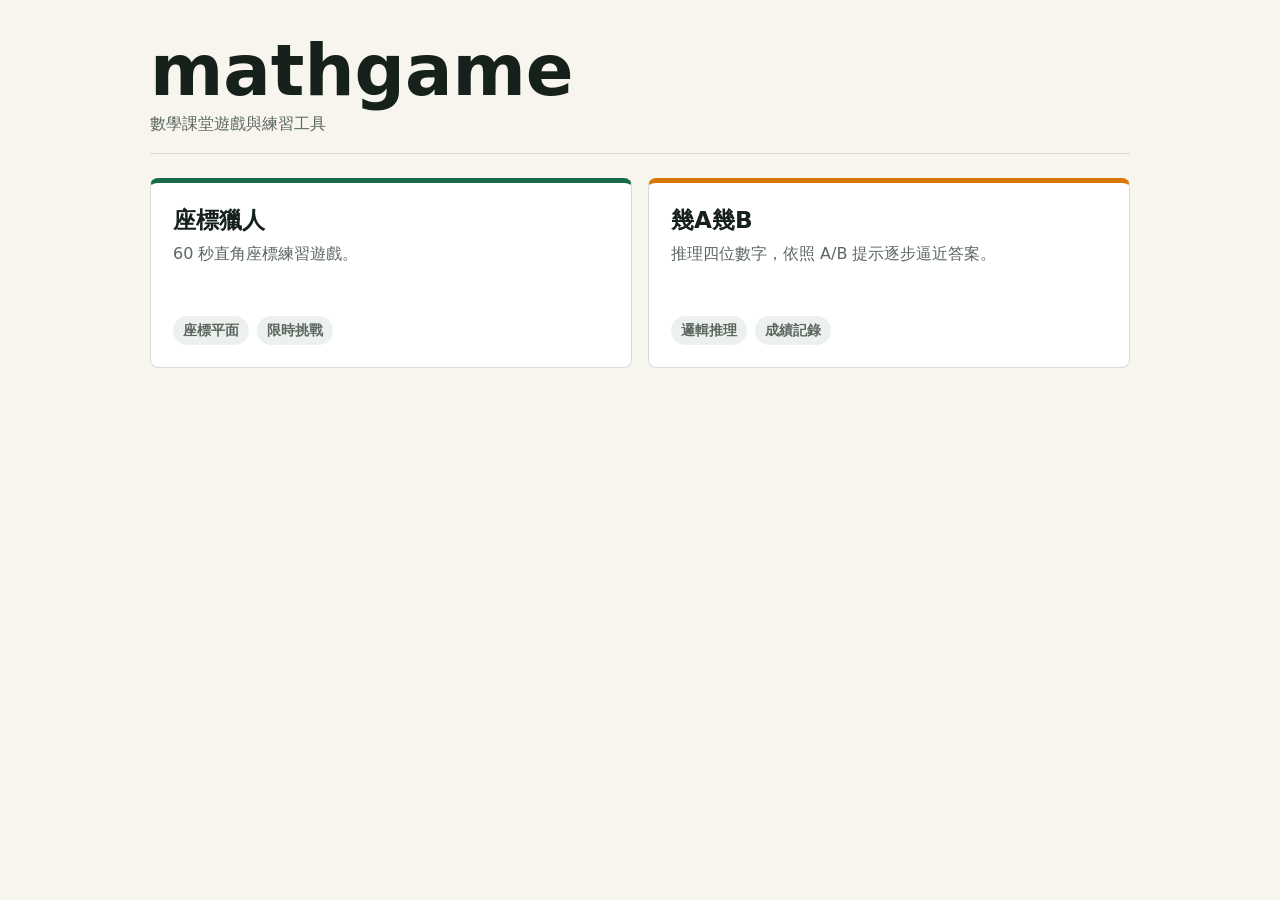
<file: index.html>
<!doctype html>
<html lang="zh-Hant">
  <head>
    <meta charset="utf-8">
    <meta name="viewport" content="width=device-width, initial-scale=1">
    <title>mathgame</title>
    <style>
      :root {
        color-scheme: light;
        --ink: #17211c;
        --muted: #5b6760;
        --line: #d7ddd8;
        --paper: #f7f5ed;
        --surface: #ffffff;
        --green: #196a48;
        --amber: #d97706;
        --blue: #2563eb;
      }

      * {
        box-sizing: border-box;
      }

      body {
        margin: 0;
        min-height: 100vh;
        font-family: "Microsoft JhengHei", "Noto Sans TC", system-ui, sans-serif;
        background: var(--paper);
        color: var(--ink);
      }

      main {
        width: min(980px, calc(100vw - 32px));
        margin: 0 auto;
        padding: 36px 0;
      }

      header {
        display: flex;
        justify-content: space-between;
        gap: 20px;
        align-items: end;
        padding-bottom: 18px;
        border-bottom: 1px solid var(--line);
      }

      h1 {
        margin: 0;
        font-size: clamp(2.1rem, 6vw, 4.4rem);
        line-height: 1;
      }

      p {
        margin: 8px 0 0;
        color: var(--muted);
      }

      .tool-grid {
        display: grid;
        grid-template-columns: repeat(2, minmax(0, 1fr));
        gap: 16px;
        margin-top: 24px;
      }

      .tool-card {
        min-height: 190px;
        display: grid;
        align-content: space-between;
        gap: 24px;
        padding: 22px;
        border: 1px solid var(--line);
        border-radius: 8px;
        background: var(--surface);
        text-decoration: none;
        color: inherit;
      }

      .tool-card:hover,
      .tool-card:focus-visible {
        border-color: var(--blue);
        outline: 0;
      }

      .tool-card h2 {
        margin: 0 0 8px;
        font-size: 1.45rem;
      }

      .tag-row {
        display: flex;
        flex-wrap: wrap;
        gap: 8px;
      }

      .tag-row span {
        border-radius: 999px;
        padding: 5px 10px;
        background: #edf1ee;
        color: var(--muted);
        font-size: 0.88rem;
        font-weight: 700;
      }

      .accent-green {
        border-top: 5px solid var(--green);
      }

      .accent-amber {
        border-top: 5px solid var(--amber);
      }

      @media (max-width: 680px) {
        header,
        .tool-grid {
          grid-template-columns: 1fr;
        }

        header {
          display: grid;
          align-items: start;
        }
      }
    </style>
  </head>
  <body>
    <main>
      <header>
        <div>
          <h1>mathgame</h1>
          <p>數學課堂遊戲與練習工具</p>
        </div>
      </header>

      <section class="tool-grid" aria-label="工具清單">
        <a class="tool-card accent-green" href="tools/coordinate-hunter/index.html">
          <div>
            <h2>座標獵人</h2>
            <p>60 秒直角座標練習遊戲。</p>
          </div>
          <div class="tag-row">
            <span>座標平面</span>
            <span>限時挑戰</span>
          </div>
        </a>

        <a class="tool-card accent-amber" href="tools/bulls-and-cows/index.html">
          <div>
            <h2>幾A幾B</h2>
            <p>推理四位數字，依照 A/B 提示逐步逼近答案。</p>
          </div>
          <div class="tag-row">
            <span>邏輯推理</span>
            <span>成績記錄</span>
          </div>
        </a>
      </section>
    </main>
  </body>
</html>
</file>
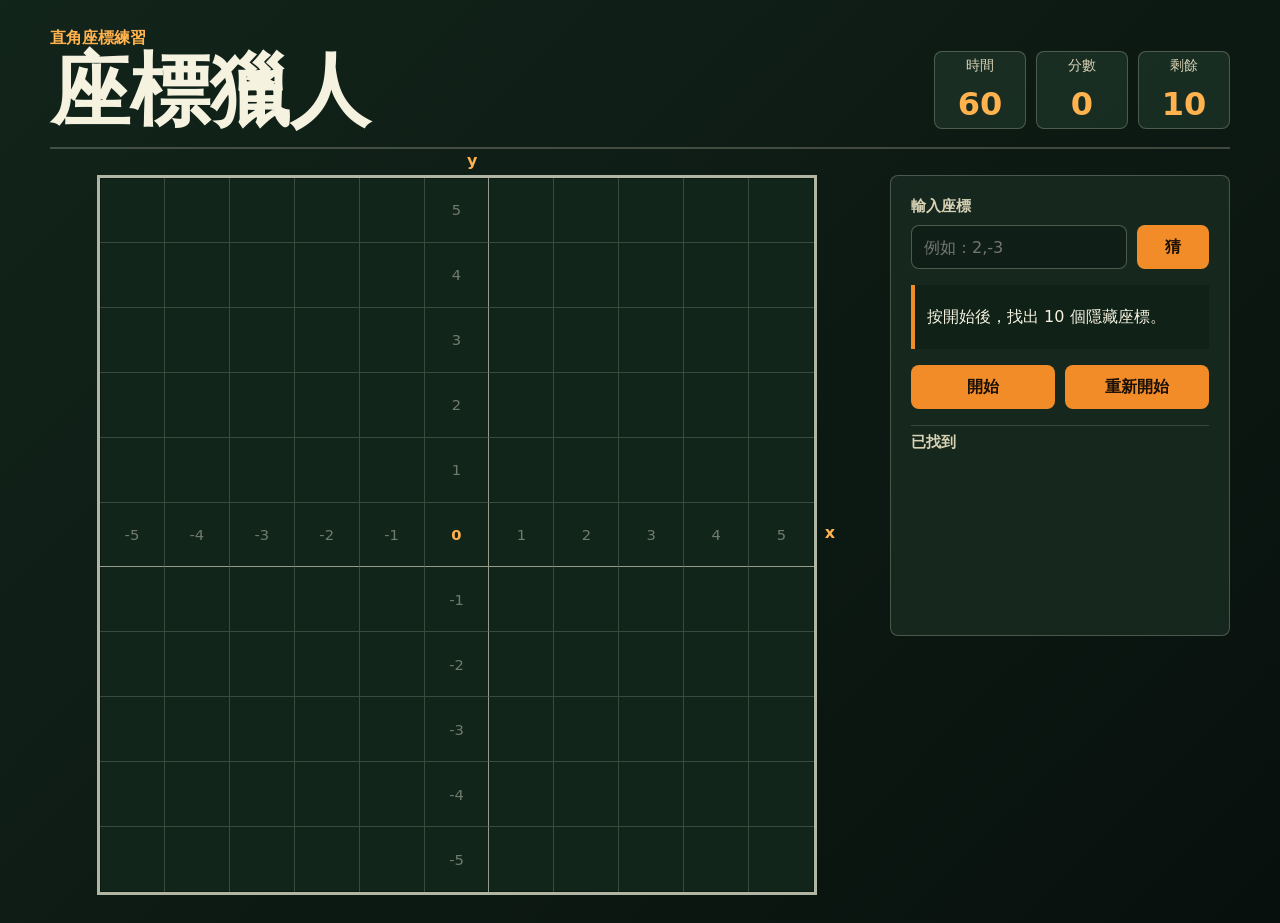
<file: tools/coordinate-hunter/index.html>
<!doctype html>
<html lang="zh-Hant">
  <head>
    <meta charset="utf-8">
    <meta name="viewport" content="width=device-width, initial-scale=1">
    <title>座標獵人</title>
    <link rel="stylesheet" href="styles.css">
  </head>
  <body>
    <main class="game-shell">
      <section class="hero-panel" aria-labelledby="game-title">
        <div>
          <p class="eyebrow">直角座標練習</p>
          <h1 id="game-title">座標獵人</h1>
        </div>
        <div class="scoreboard" aria-label="遊戲狀態">
          <div>
            <span>時間</span>
            <strong id="time-left">60</strong>
          </div>
          <div>
            <span>分數</span>
            <strong id="score">0</strong>
          </div>
          <div>
            <span>剩餘</span>
            <strong id="remaining">10</strong>
          </div>
        </div>
      </section>

      <section class="play-area">
        <div class="board-wrap">
          <div class="axis-label x-axis">x</div>
          <div class="axis-label y-axis">y</div>
          <div id="board" class="board" aria-label="座標平面"></div>
        </div>

        <aside class="control-panel" aria-label="遊戲控制">
          <form id="guess-form" class="guess-form">
            <label for="guess-input">輸入座標</label>
            <div class="guess-row">
              <input id="guess-input" name="guess" type="text" inputmode="text" autocomplete="off" placeholder="例如：2,-3">
              <button type="submit">猜</button>
            </div>
          </form>

          <div id="message" class="message" role="status" aria-live="polite">按開始後，找出 10 個隱藏座標。</div>

          <div class="actions">
            <button id="start-button" type="button">開始</button>
            <button id="reset-button" type="button">重新開始</button>
          </div>

          <div class="target-list">
            <h2>已找到</h2>
            <ol id="found-list"></ol>
          </div>
        </aside>
      </section>
    </main>

    <script src="app.js"></script>
  </body>
</html>
</file>
<file: tools/coordinate-hunter/styles.css>
:root {
  color-scheme: dark;
  --board-bg: #12251b;
  --chalk: #f5f2df;
  --chalk-soft: #d8d2b5;
  --grid: rgba(245, 242, 223, 0.18);
  --axis: rgba(245, 242, 223, 0.58);
  --accent: #f28c28;
  --accent-strong: #ffb24d;
  --panel: #182a21;
  --panel-2: #20372a;
  --danger: #ff6b5f;
  --success: #75d28a;
}

* {
  box-sizing: border-box;
}

body {
  margin: 0;
  min-height: 100vh;
  font-family: "Microsoft JhengHei", "Noto Sans TC", system-ui, sans-serif;
  background:
    linear-gradient(135deg, rgba(18, 37, 27, 0.96), rgba(8, 16, 13, 0.98)),
    #0d1712;
  color: var(--chalk);
}

button,
input {
  font: inherit;
}

button {
  min-height: 44px;
  border: 0;
  border-radius: 8px;
  padding: 0 18px;
  background: var(--accent);
  color: #1a1008;
  font-weight: 800;
  cursor: pointer;
}

button:disabled {
  cursor: not-allowed;
  opacity: 0.55;
}

button:hover:not(:disabled),
button:focus-visible:not(:disabled) {
  background: var(--accent-strong);
}

.game-shell {
  width: min(1180px, calc(100vw - 32px));
  margin: 0 auto;
  padding: 28px 0;
}

.hero-panel {
  display: grid;
  grid-template-columns: 1fr auto;
  gap: 20px;
  align-items: end;
  padding: 0 0 18px;
  border-bottom: 2px solid rgba(245, 242, 223, 0.22);
}

.eyebrow {
  margin: 0 0 4px;
  color: var(--accent-strong);
  font-weight: 700;
}

h1 {
  margin: 0;
  font-size: clamp(2.4rem, 7vw, 5rem);
  line-height: 0.95;
}

.scoreboard {
  display: grid;
  grid-template-columns: repeat(3, 92px);
  gap: 10px;
}

.scoreboard div {
  min-height: 78px;
  display: grid;
  place-items: center;
  border: 1px solid rgba(245, 242, 223, 0.24);
  border-radius: 8px;
  background: rgba(32, 55, 42, 0.68);
}

.scoreboard span {
  font-size: 0.85rem;
  color: var(--chalk-soft);
}

.scoreboard strong {
  font-size: 2rem;
  color: var(--accent-strong);
}

.play-area {
  display: grid;
  grid-template-columns: minmax(320px, 1fr) 340px;
  gap: 26px;
  align-items: start;
  padding-top: 26px;
}

.board-wrap {
  position: relative;
  width: min(100%, 720px);
  margin: 0 auto;
  aspect-ratio: 1;
}

.board {
  display: grid;
  grid-template-columns: repeat(11, 1fr);
  grid-template-rows: repeat(11, 1fr);
  width: 100%;
  height: 100%;
  border: 3px solid rgba(245, 242, 223, 0.7);
  background: var(--board-bg);
  box-shadow: inset 0 0 0 1px rgba(0, 0, 0, 0.35);
}

.cell {
  position: relative;
  display: grid;
  place-items: center;
  border-right: 1px solid var(--grid);
  border-bottom: 1px solid var(--grid);
  color: rgba(245, 242, 223, 0.42);
  font-size: clamp(0.62rem, 1.7vw, 0.92rem);
  user-select: none;
}

.cell:nth-child(11n) {
  border-right: 0;
}

.cell:nth-last-child(-n + 11) {
  border-bottom: 0;
}

.cell.axis-x {
  border-bottom-color: var(--axis);
}

.cell.axis-y {
  border-right-color: var(--axis);
}

.cell.origin {
  color: var(--accent-strong);
  font-weight: 800;
}

.cell.hit::after {
  content: "";
  width: 58%;
  aspect-ratio: 1;
  border-radius: 50%;
  border: 3px solid var(--accent);
  background: rgba(242, 140, 40, 0.18);
  position: absolute;
}

.cell.hit::before {
  content: "✓";
  position: absolute;
  z-index: 1;
  color: var(--accent-strong);
  font-weight: 900;
  font-size: 1.15rem;
}

.axis-label {
  position: absolute;
  z-index: 2;
  color: var(--accent-strong);
  font-weight: 900;
}

.x-axis {
  right: -18px;
  top: calc(50% - 12px);
}

.y-axis {
  left: calc(50% + 10px);
  top: -24px;
}

.control-panel {
  display: grid;
  gap: 16px;
  padding: 20px;
  border: 1px solid rgba(245, 242, 223, 0.24);
  border-radius: 8px;
  background: rgba(24, 42, 33, 0.9);
}

.guess-form {
  display: grid;
  gap: 8px;
}

.guess-form label,
.target-list h2 {
  color: var(--chalk-soft);
  font-size: 0.95rem;
  font-weight: 800;
}

.guess-row {
  display: grid;
  grid-template-columns: 1fr 72px;
  gap: 10px;
}

input {
  width: 100%;
  min-height: 44px;
  border: 1px solid rgba(245, 242, 223, 0.28);
  border-radius: 8px;
  padding: 0 12px;
  background: #0f1f17;
  color: var(--chalk);
  outline: none;
}

input:focus {
  border-color: var(--accent-strong);
}

.message {
  min-height: 64px;
  display: grid;
  align-items: center;
  padding: 12px;
  border-left: 4px solid var(--accent);
  background: rgba(15, 31, 23, 0.72);
  color: var(--chalk);
}

.message.success {
  border-left-color: var(--success);
}

.message.error {
  border-left-color: var(--danger);
}

.actions {
  display: grid;
  grid-template-columns: 1fr 1fr;
  gap: 10px;
}

.target-list {
  min-height: 190px;
  padding-top: 6px;
  border-top: 1px solid rgba(245, 242, 223, 0.16);
}

.target-list h2 {
  margin: 0 0 8px;
}

.target-list ol {
  display: grid;
  grid-template-columns: repeat(2, minmax(0, 1fr));
  gap: 8px 18px;
  margin: 0;
  padding-left: 22px;
}

.target-list li {
  color: var(--accent-strong);
  font-weight: 800;
}

@media (max-width: 860px) {
  .hero-panel,
  .play-area {
    grid-template-columns: 1fr;
  }

  .scoreboard {
    grid-template-columns: repeat(3, minmax(0, 1fr));
  }

  .board-wrap {
    width: min(100%, calc(100vw - 32px));
  }
}

@media (max-width: 520px) {
  .game-shell {
    width: min(100vw - 20px, 1180px);
    padding: 16px 0;
  }

  .control-panel {
    padding: 14px;
  }

  .guess-row,
  .actions {
    grid-template-columns: 1fr;
  }

  .scoreboard div {
    min-height: 68px;
  }
}
</file>
